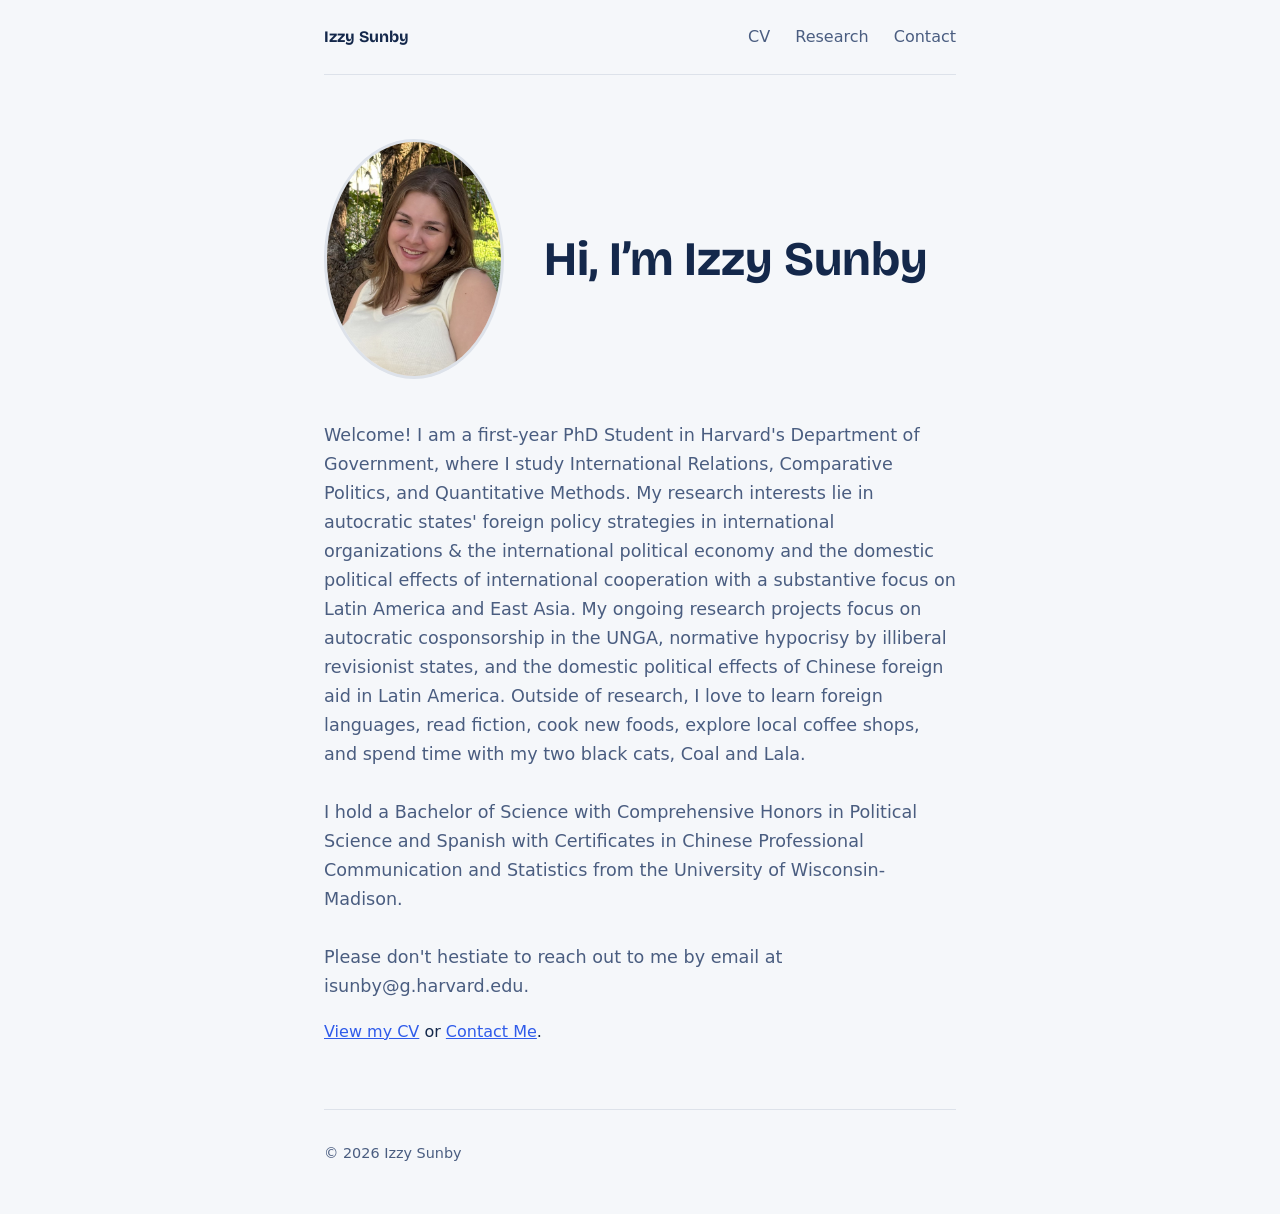
<file: index.html>
<html lang="en">
<head>
  <meta charset="UTF-8">
  <meta name="viewport" content="width=device-width, initial-scale=1">
  <title>Izzy Sunby</title>
  <meta name="description" content="Izzy Sunby Personal Website">
  <link rel="preconnect" href="https://fonts.googleapis.com">
  <link rel="preconnect" href="https://fonts.gstatic.com" crossorigin>
  <link href="https://fonts.googleapis.com/css2?family=Bricolage+Grotesque:wght@500;700&display=swap" rel="stylesheet">
  <link rel="stylesheet" href="style.css">
</head>
<body>
  <div class="wrap">

    <header>
      <a class="logo" href="index.html">Izzy Sunby</a>
      <nav>
        <a href="about.html">CV</a>
        <a href="projects.html">Research</a>
        <a href="contact.html">Contact</a>
      </nav>
    </header>

<main>
  <div class="hero">
    <img class="hero-photo" src="izzy-headshot.jpeg" alt="Photo of Izzy Sunby">
    <h1>Hi, I’m Izzy Sunby</h1>
  </div>   <!-- hero closes here, before the bio -->

  <p class="intro">
    Welcome! I am a first-year PhD Student in Harvard's Department of Government, where I study 
        International Relations, Comparative Politics, and Quantitative Methods. My research interests lie 
        in autocratic states' foreign policy strategies in international organizations & the international 
        political economy and the domestic political effects of international cooperation with a substantive focus on
        Latin America and East Asia. My ongoing research projects focus on autocratic cosponsorship in the UNGA, normative 
        hypocrisy by illiberal revisionist states, and the domestic political effects of Chinese foreign aid in Latin America.
        Outside of research, I love to learn foreign languages, read fiction, cook new foods, explore local coffee shops,
        and spend time with my two black cats, Coal and Lala.<br><br>
    
        I hold a Bachelor of Science with Comprehensive Honors in Political Science and 
        Spanish with Certificates in Chinese Professional Communication and Statistics from the University of Wisconsin-Madison.<br><br>

        Please don't hestiate to reach out to me by email at isunby@g.harvard.edu. 
      </p>
  <p>
    <a href="about.html">View my CV</a> or <a href="contact.html">Contact Me</a>.
  </p>
</main>

    <footer>© <span id="year"></span> Izzy Sunby</footer>

  </div>
  <script>document.getElementById("year").textContent = new Date().getFullYear();</script>
</body>
</html>
</file>
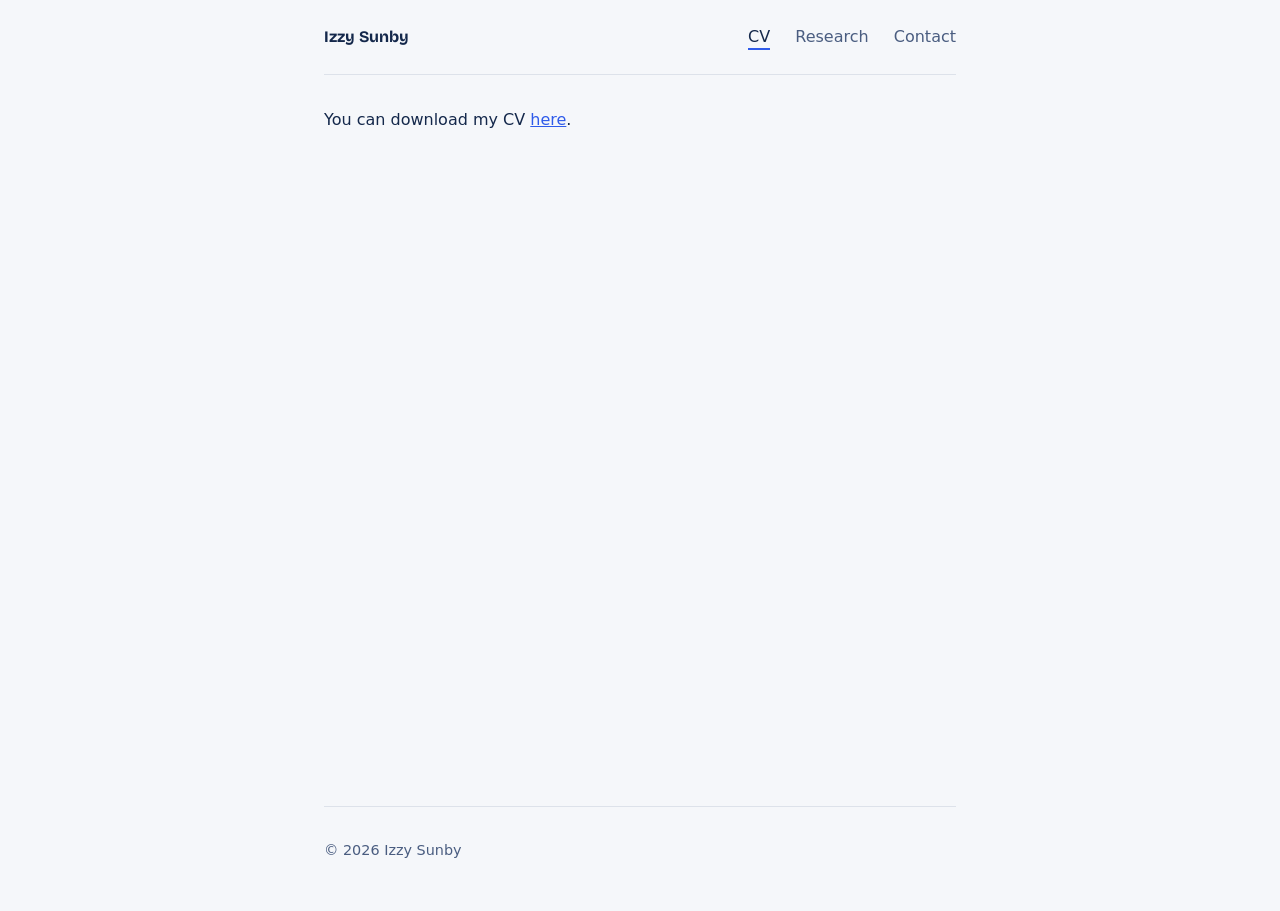
<file: about.html>
<!DOCTYPE html>
<html lang="en">
<head>
  <meta charset="UTF-8">
  <meta name="viewport" content="width=device-width, initial-scale=1">
  <title>CV · Izzy Sunby</title>
  <link rel="preconnect" href="https://fonts.googleapis.com">
  <link rel="preconnect" href="https://fonts.gstatic.com" crossorigin>
  <link href="https://fonts.googleapis.com/css2?family=Bricolage+Grotesque:wght@500;700&display=swap" rel="stylesheet">
  <link rel="stylesheet" href="style.css">
</head>
<body>
  <div class="wrap">

    <header>
      <a class="logo" href="index.html">Izzy Sunby</a>
      <nav>
        <a href="about.html" aria-current="page">CV</a>
        <a href="projects.html">Research</a>
        <a href="contact.html">Contact</a>
      </nav>
    </header>

    <main>
      <p>You can download my CV <a href="website-cv.pdf">here</a>.</p>
      <iframe src="website-cv.pdf" width="100%" height="600px" style="border: none;">
</iframe>
    </main>

    <footer>© <span id="year"></span> Izzy Sunby</footer>

  </div>
  <script>document.getElementById("year").textContent = new Date().getFullYear();</script>
</body>
</html>
</file>
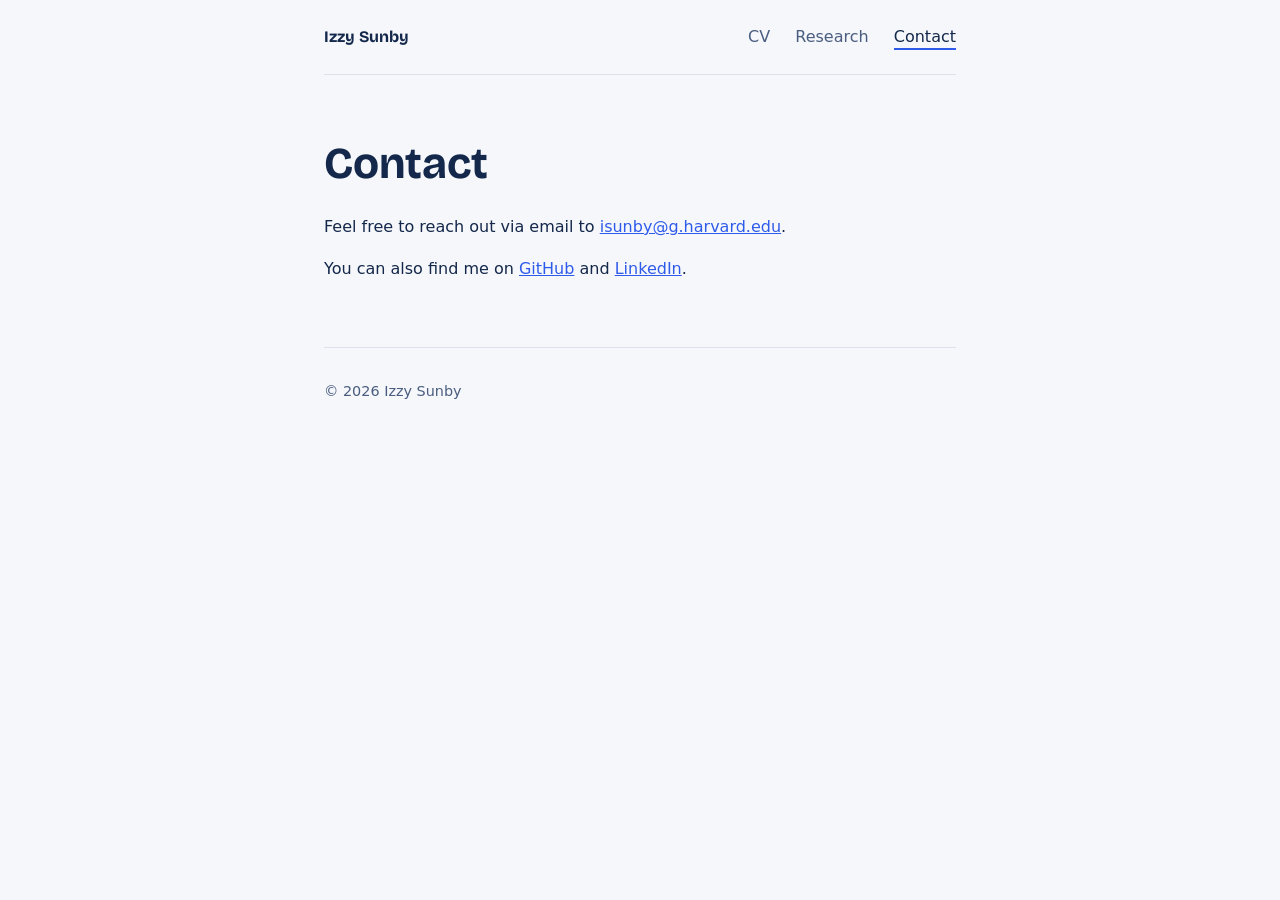
<file: contact.html>
<!DOCTYPE html>
<html lang="en">
<head>
  <meta charset="UTF-8">
  <meta name="viewport" content="width=device-width, initial-scale=1">
  <title>Contact · Izzy Sunby</title>
  <link rel="preconnect" href="https://fonts.googleapis.com">
  <link rel="preconnect" href="https://fonts.gstatic.com" crossorigin>
  <link href="https://fonts.googleapis.com/css2?family=Bricolage+Grotesque:wght@500;700&display=swap" rel="stylesheet">
  <link rel="stylesheet" href="style.css">
</head>
<body>
  <div class="wrap">

    <header>
      <a class="logo" href="index.html">Izzy Sunby</a>
      <nav>
        <a href="about.html">CV</a>
        <a href="projects.html">Research</a>
        <a href="contact.html" aria-current="page">Contact</a>
      </nav>
    </header>

    <main>
      <h1 class="page-title">Contact</h1>
      <p>
        Feel free to reach out via email to 
        <a href="mailto:isunby@g.harvard.edu">isunby@g.harvard.edu</a>.
      </p>
      <p>
        You can also find me on
        <a href="https://github.com/isunby">GitHub</a> and
        <a href="https://www.linkedin.com/in/isabelle-sunby-21274b290/">LinkedIn</a>.
      </p>
    </main>

    <footer>© <span id="year"></span> Izzy Sunby</footer>

  </div>
  <script>document.getElementById("year").textContent = new Date().getFullYear();</script>
</body>
</html>
</file>
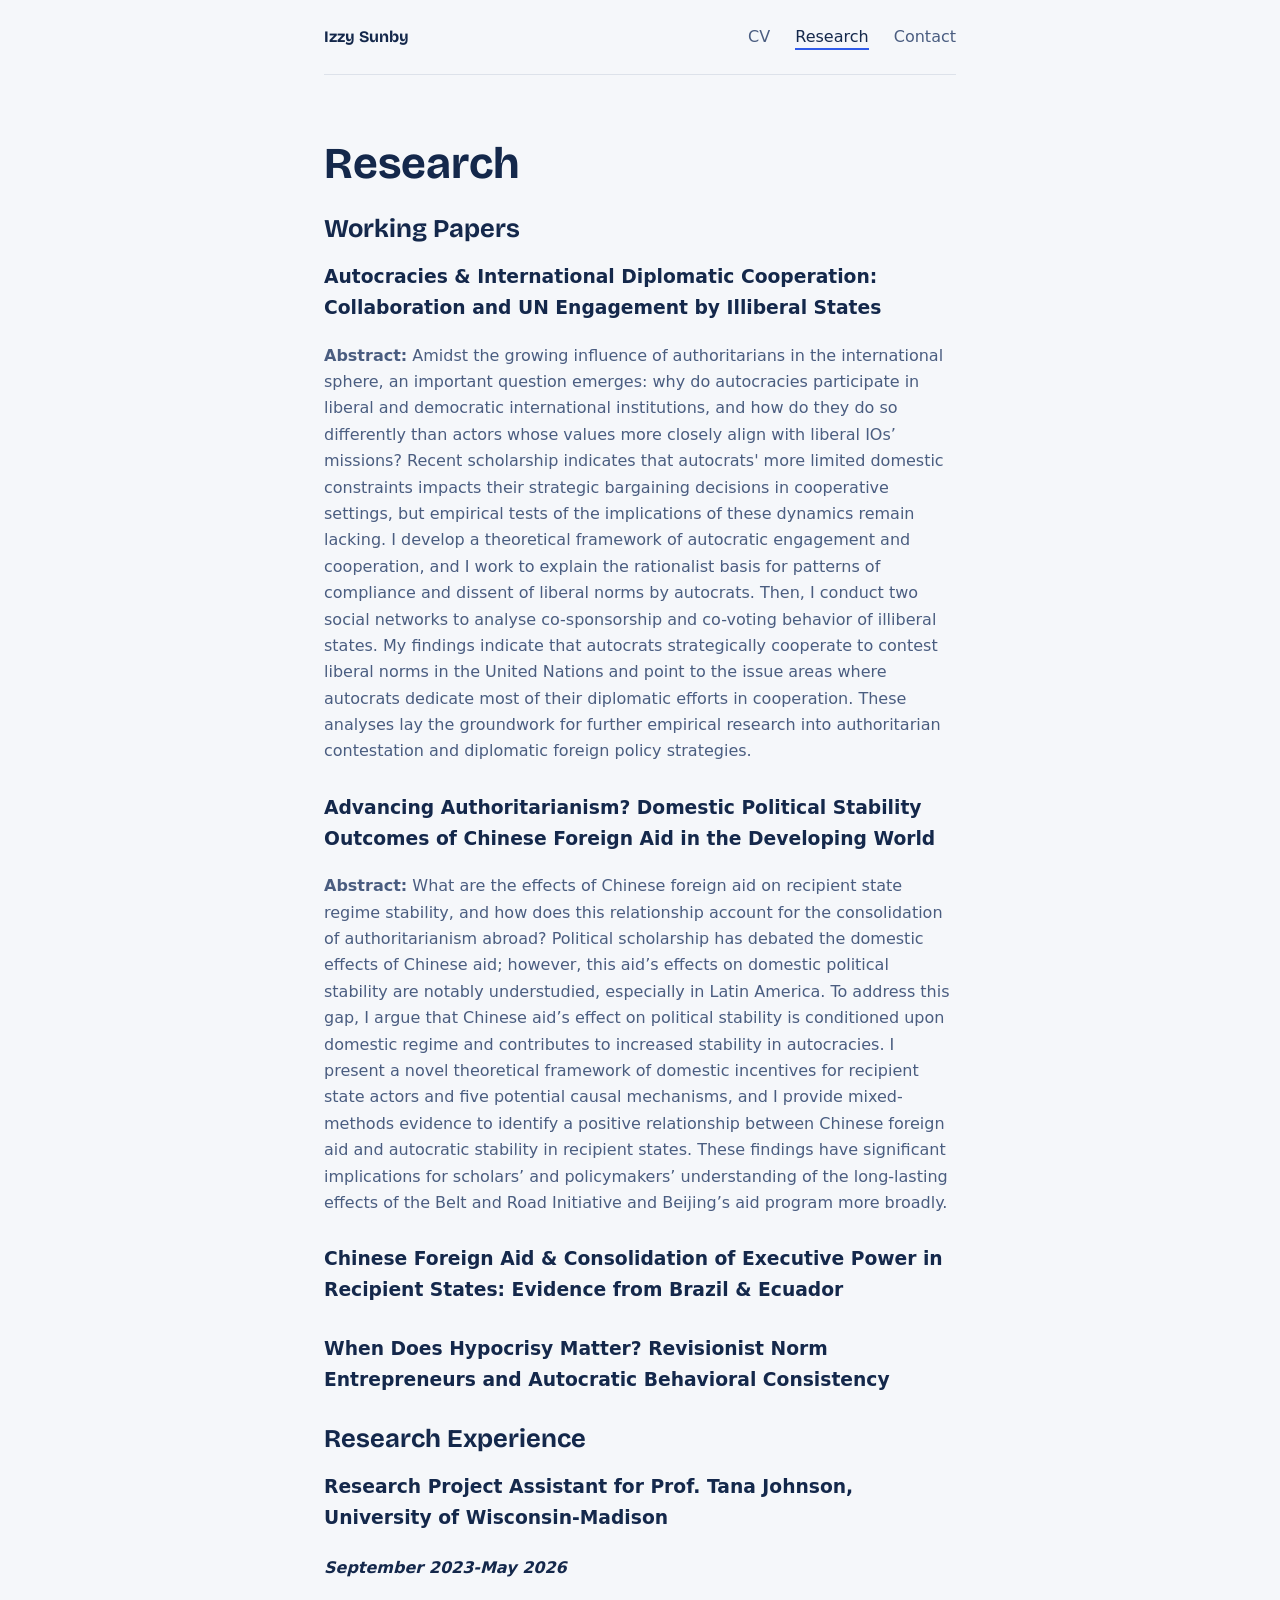
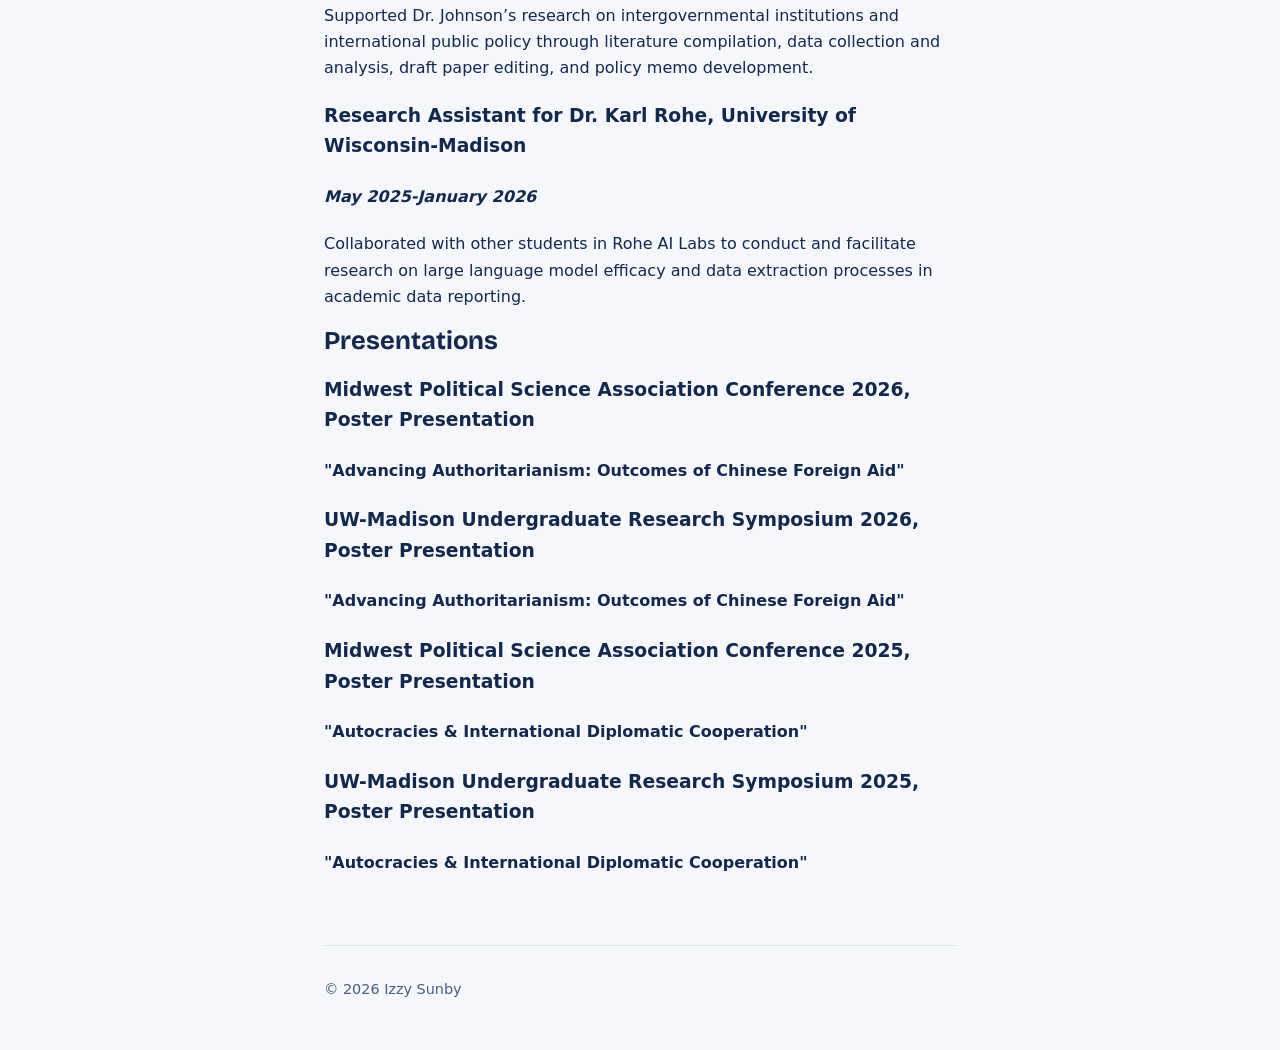
<file: projects.html>
<!DOCTYPE html>
<html lang="en">
<head>
  <meta charset="UTF-8">
  <meta name="viewport" content="width=device-width, initial-scale=1">
  <title>Projects · Izzy Sunby</title>
  <link rel="preconnect" href="https://fonts.googleapis.com">
  <link rel="preconnect" href="https://fonts.gstatic.com" crossorigin>
  <link href="https://fonts.googleapis.com/css2?family=Bricolage+Grotesque:wght@500;700&display=swap" rel="stylesheet">
  <link rel="stylesheet" href="style.css">
</head>
<body>
  <div class="wrap">

    <header>
      <a class="logo" href="index.html">Izzy Sunby</a>
      <nav>
        <a href="about.html">CV</a>
        <a href="projects.html" aria-current="page">Research</a>
        <a href="contact.html">Contact</a>
      </nav>
    </header>

    <main>
      <h1 class="page-title">Research</h1>

      <!-- Copy this block for each project -->
      <h2>Working Papers</h2>
      <div class="project">
        <h3>Autocracies & International Diplomatic Cooperation: Collaboration and UN Engagement by Illiberal States</h3>
        <p><b>Abstract:</b> Amidst the growing influence of authoritarians in the international sphere, an
        important question emerges: why do autocracies participate in liberal and democratic
        international institutions, and how do they do so differently than actors whose values more
        closely align with liberal IOs’ missions? Recent scholarship indicates that autocrats' more limited domestic constraints 
        impacts their strategic bargaining decisions in cooperative settings, but empirical tests of the implications of these dynamics 
        remain lacking. I develop a theoretical framework of autocratic engagement and cooperation, and I work to explain
        the rationalist basis for patterns of compliance and dissent of liberal norms by autocrats. Then, I conduct two social 
        networks to analyse co-sponsorship and co-voting behavior of illiberal states. My findings indicate that autocrats strategically 
        cooperate to contest liberal norms in the United Nations and point to the issue areas where autocrats dedicate most of their 
        diplomatic efforts in cooperation. These analyses lay the groundwork for further empirical research into authoritarian 
        contestation and diplomatic foreign policy strategies.</p>
      </div>

      <div class="project">
        <h3>Advancing Authoritarianism? Domestic Political Stability Outcomes of Chinese Foreign Aid in the Developing World</h3>
        <p><b>Abstract:</b> What are the effects of Chinese foreign aid on recipient state regime stability, and how does
    this relationship account for the consolidation of authoritarianism abroad? Political
    scholarship has debated the domestic effects of Chinese aid; however, this aid’s effects on
    domestic political stability are notably understudied, especially in Latin America. To
    address this gap, I argue that Chinese aid’s effect on political stability is conditioned upon
    domestic regime and contributes to increased stability in autocracies. I present a novel
    theoretical framework of domestic incentives for recipient state actors and five potential causal
    mechanisms, and I provide mixed-methods evidence to identify a positive relationship between Chinese foreign aid and 
    autocratic stability in recipient states. These findings have significant implications for scholars’ and policymakers’ understanding of 
    the long-lasting effects of the Belt and Road Initiative and Beijing’s aid program more broadly.</p>
      </div>

      <div class="project">
        <h3>Chinese Foreign Aid & Consolidation of Executive Power in Recipient States: Evidence from Brazil & Ecuador</h3>
        
      </div>


      <div class="project">
        <h3>When Does Hypocrisy Matter? Revisionist Norm Entrepreneurs and Autocratic Behavioral Consistency</h3>
        
      </div>
      


      <h2>Research Experience</h2>

      <h3>Research Project Assistant for Prof. Tana Johnson, University of Wisconsin-Madison</h3>
      <h4><i>September 2023-May 2026</i></h4>
      <p>Supported Dr. Johnson’s research on intergovernmental institutions and international
public policy through literature compilation, data collection and analysis, draft paper
editing, and policy memo development.</p>

      <h3>Research Assistant for Dr. Karl Rohe, University of Wisconsin-Madison</h3>
      <h4><i>May 2025-January 2026</i></h4>
      <p>Collaborated with other students in Rohe AI Labs to conduct and facilitate research on
large language model efficacy and data extraction processes in academic data reporting.</p>
        


      <h2>Presentations</h2>

      <h3>Midwest Political Science Association Conference 2026, Poster Presentation</h3>
      <h4>"Advancing Authoritarianism: Outcomes of Chinese Foreign Aid"</h4>

      <h3>UW-Madison Undergraduate Research Symposium 2026, Poster Presentation</h3>
      <h4>"Advancing Authoritarianism: Outcomes of Chinese Foreign Aid"</h4>

      <h3>Midwest Political Science Association Conference 2025, Poster Presentation</h3>
      <h4>"Autocracies & International Diplomatic Cooperation"</h4>

      <h3>UW-Madison Undergraduate Research Symposium 2025, Poster Presentation</h3>
      <h4>"Autocracies & International Diplomatic Cooperation"</h4>

      
    </main>

    <footer>© <span id="year"></span> Izzy Sunby</footer>

  </div>
  <script>document.getElementById("year").textContent = new Date().getFullYear();</script>
</body>
</html>
</file>
<file: style.css>
/* ---------- Colors: change these to restyle the whole site ---------- */
:root {
  --bg: #f5f7fa;
  --text: #14284b;   /* navy blue */
  --muted: #4a5d80;  /* softer navy for secondary text */
  --accent: #2f5bea;
  --line: #dde2ea;
}

/* ---------- Base ---------- */
* { box-sizing: border-box; }
body {
  margin: 0;
  background: var(--bg);
  color: var(--text);
  font-family: system-ui, -apple-system, "Segoe UI", Roboto, sans-serif;
  line-height: 1.65;
}
a { color: var(--accent); }
a:focus-visible { outline: 2px solid var(--accent); outline-offset: 3px; }

.wrap { max-width: 680px; margin: 0 auto; padding: 0 1.5rem; }

/* ---------- Header / nav ---------- */
header {
  display: flex;
  justify-content: space-between;
  align-items: center;
  padding: 1.5rem 0;
  border-bottom: 1px solid var(--line);
}
header .logo {
  font-family: "Bricolage Grotesque", system-ui, sans-serif;
  font-weight: 700;
  text-decoration: none;
  color: var(--text);
}
nav a {
  margin-left: 1.25rem;
  color: var(--muted);
  text-decoration: none;
  padding-bottom: 2px;
}
nav a:hover { color: var(--accent); }
/* Highlights the link for the page you're currently on */
nav a[aria-current="page"] {
  color: var(--text);
  border-bottom: 2px solid var(--accent);
}

/* ---------- Content ---------- */
h1, h2 {
  font-family: "Bricolage Grotesque", system-ui, sans-serif;
  line-height: 1.15;
}
h1 { font-size: clamp(2.5rem, 8vw, 4rem); margin: 4rem 0 1rem; }
h2 { font-size: 1.6rem; margin: 0 0 1rem; }
.intro { font-size: 1.1rem; color: var(--muted); }

main { padding: 1rem 0 3rem; }
.page-title { font-size: clamp(2rem, 6vw, 2.75rem); margin: 3rem 0 1.5rem; }

/* ---------- Home hero: oval photo left, text right ---------- */
.hero {
  display: flex;
  align-items: center;
  gap: 2.5rem;
  padding: 3rem 0 1.5rem;
}
.hero-photo {
  width: 180px;
  height: 240px;          /* taller than wide = oval */
  border-radius: 50%;
  object-fit: cover;      /* crops the photo to fit without stretching */
  flex-shrink: 0;
  border: 3px solid var(--line);
}
.hero h1 { margin: 0; font-size: clamp(2rem, 6vw, 3rem); }

/* On phones, stack the photo above the text */
@media (max-width: 480px) {
  .hero {
    flex-direction: column;
    text-align: center;
  }
}

/* ---------- Projects ---------- */
.project { margin-bottom: 1.75rem; }
.project h2 { font-size: 1.15rem; margin: 0; }
.project p { margin: 0.25rem 0 0; color: var(--muted); }

/* ---------- Footer ---------- */
footer {
  padding: 2rem 0 3rem;
  color: var(--muted);
  font-size: 0.9rem;
  border-top: 1px solid var(--line);
}
</file>
